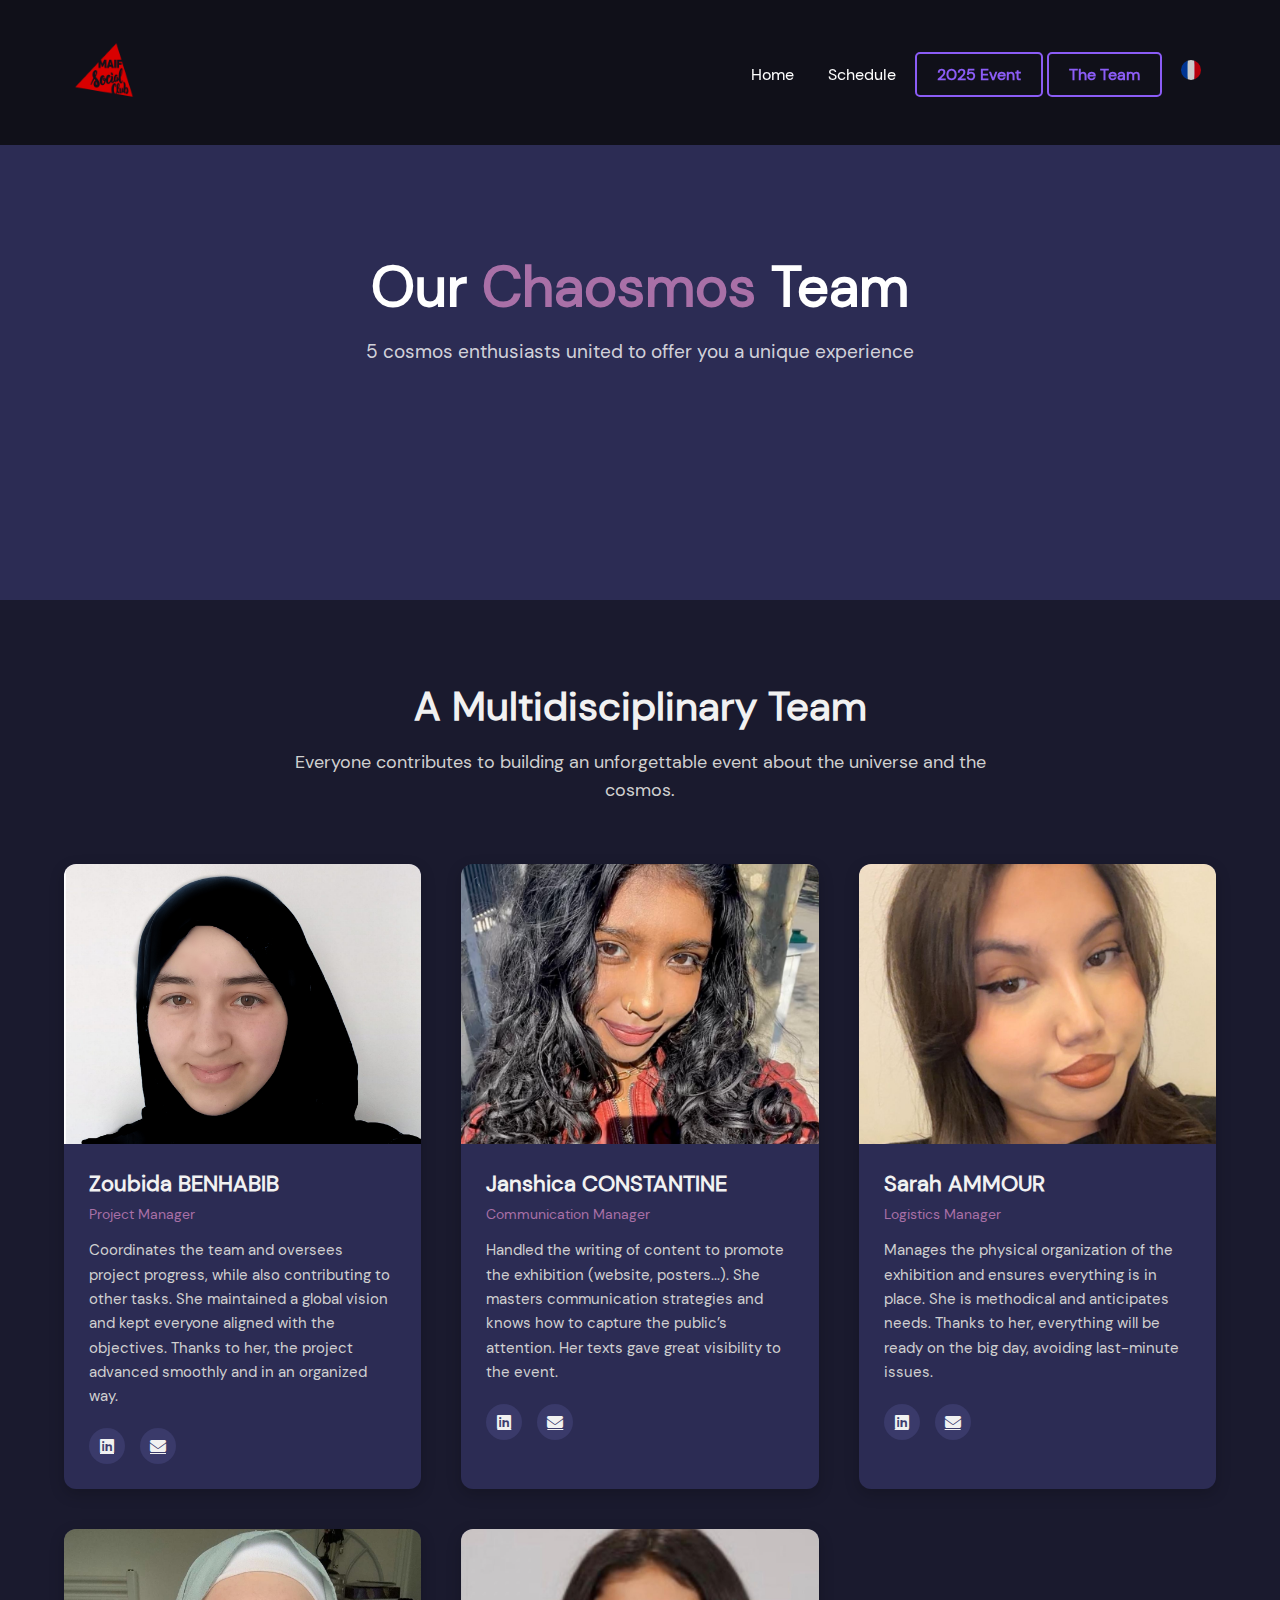
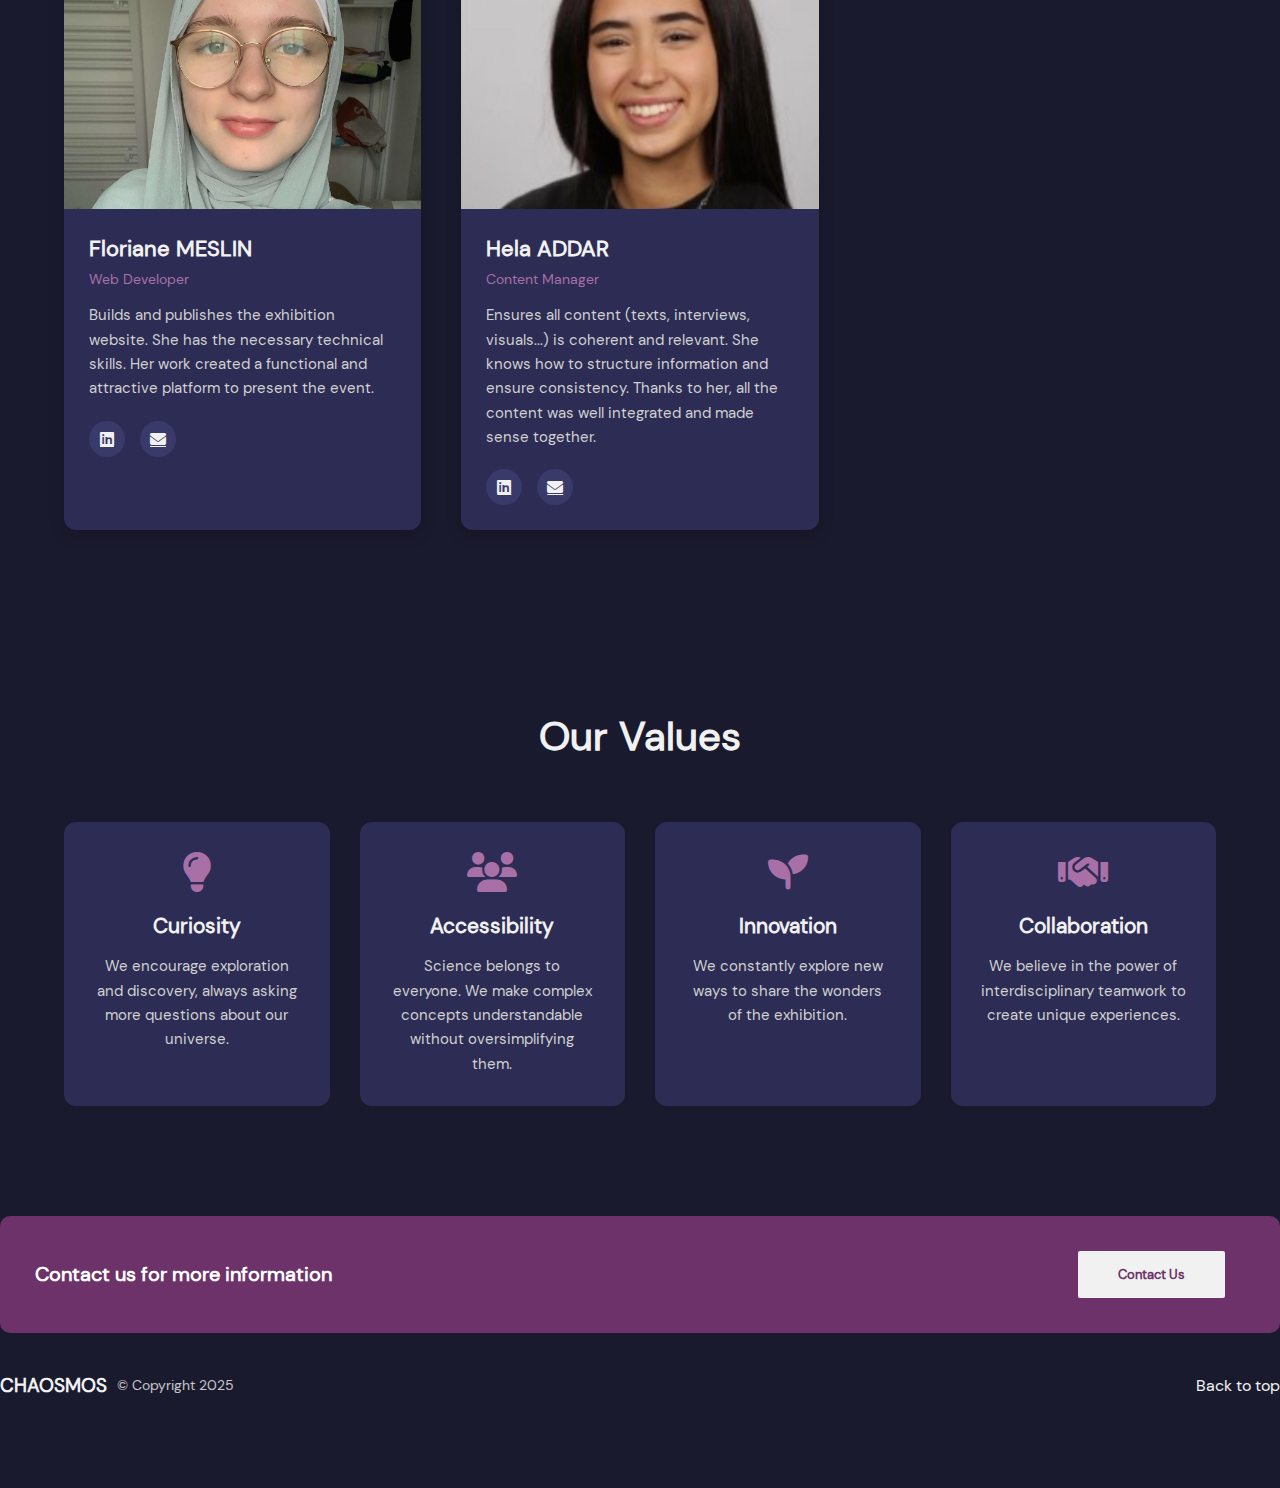
<file: en/equipe.html>
<!DOCTYPE html>
<html lang="en">
  <head>
    <meta charset="UTF-8" />
    <meta http-equiv="X-UA-Compatible" content="IE=edge" />
    <meta name="viewport" content="width=device-width, initial-scale=1.0" />
    <link rel="stylesheet" href="../fontawesome-free-6.2.0-web/css/all.css" />
    <link rel="stylesheet" href="../css/main.css" />
    <link rel="stylesheet" href="../css/navbar-banner.css" />
    <link rel="stylesheet" href="../css/footer.css" />
    <link rel="stylesheet" href="../css/equipe.css" />
    <title>Chaosmos - Our Team</title>
  </head>

  <body>
    <!-- Navbar -->
    <div class="main">
      <nav>
        <div class="navbar container">
          <a href="index.html">
            <img src="../assets/images/logo-maif.jpg" alt="logo" />
          </a>
          <div id="nav-toggle" class="menu">
            <div class="nav-links">
              <a href="index.html" class="menu-item">Home</a>
              <a href="index.html#programme" class="menu-item">Schedule</a>
              <a href="event2025.html" class="btn-register btn-item">2025 Event</a>
              <a href="equipe.html" class="btn-register btn-item">The Team</a>
              <a href="../fr/equipe.html" class="menu-item">
                <img src="../assets/images/fr.svg" alt="Français" style="width: 20px; height: auto" />
              </a>
            </div>
          </div>
          <span onclick="toggleAction(this)" id="btn-action">
            <i class="fa-solid fa-bars"></i>
          </span>
          <span onclick="toggleAction(this)" id="btn-back">
            <i class="fa-solid fa-xmark"></i>
          </span>
        </div>
      </nav>

      <div class="team-header container">
        <h1>Our <span>Chaosmos</span> Team</h1>
        <p>
          5 cosmos enthusiasts united to offer you a unique experience
        </p>
      </div>
    </div>

    <!-- Team Section -->
    <section class="team-section">
      <div class="container">
        <div class="team-intro" id="contact">
          <h2>A Multidisciplinary Team</h2>
          <p>
            Everyone contributes to building an unforgettable event about the universe and the cosmos.
          </p>
        </div>

        <div class="team-grid">
          <div class="team-member">
            <div class="member-image">
              <img src="../assets/images/zoubida2.jpg" alt="Zoubida" />
            </div>
            <div class="member-info">
              <h3>Zoubida BENHABIB</h3>
              <span class="role">Project Manager</span>
              <p>
                Coordinates the team and oversees project progress, while also contributing to other tasks. 
                She maintained a global vision and kept everyone aligned with the objectives. 
                Thanks to her, the project advanced smoothly and in an organized way.
              </p>
              <div class="member-social">
                <a href="https://www.linkedin.com/in/benhabib-zoubida/"><i class="fa-brands fa-linkedin"></i></a>
                <a href="#"><i class="fa-solid fa-envelope"></i></a>
              </div>
            </div>
          </div>

          <div class="team-member">
            <div class="member-image">
              <img src="../assets/images/janshica1.jpg" alt="Janshica" />
            </div>
            <div class="member-info">
              <h3>Janshica CONSTANTINE</h3>
              <span class="role">Communication Manager</span>
              <p>
                Handled the writing of content to promote the exhibition (website, posters...).
                She masters communication strategies and knows how to capture the public’s attention. 
                Her texts gave great visibility to the event.
              </p>
              <div class="member-social">
                <a href="https://www.linkedin.com/in/janshica-constantine-626ba133b/"><i class="fa-brands fa-linkedin"></i></a>
                <a href="#"><i class="fa-solid fa-envelope"></i></a>
              </div>
            </div>
          </div>

          <div class="team-member">
            <div class="member-image">
              <img src="../assets/images/sarah.jpg" alt="Sarah" />
            </div>
            <div class="member-info">
              <h3>Sarah AMMOUR</h3>
              <span class="role">Logistics Manager</span>
              <p>
                Manages the physical organization of the exhibition and ensures everything is in place.
                She is methodical and anticipates needs. 
                Thanks to her, everything will be ready on the big day, avoiding last-minute issues.
              </p>
              <div class="member-social">
                <a href="https://www.linkedin.com/in/sarahammour/"><i class="fa-brands fa-linkedin"></i></a>
                <a href="#"><i class="fa-solid fa-envelope"></i></a>
              </div>
            </div>
          </div>

          <div class="team-member">
            <div class="member-image">
              <img src="../assets/images/floriane.jpg" alt="Floriane" />
            </div>
            <div class="member-info">
              <h3>Floriane MESLIN</h3>
              <span class="role">Web Developer</span>
              <p>
                Builds and publishes the exhibition website.
                She has the necessary technical skills. 
                Her work created a functional and attractive platform to present the event.
              </p>
              <div class="member-social">
                <a href="https://www.linkedin.com/in/floriane-meslin-b6953932b/"><i class="fa-brands fa-linkedin"></i></a>
                <a href="#"><i class="fa-solid fa-envelope"></i></a>
              </div>
            </div>
          </div>

          <div class="team-member">
            <div class="member-image">
              <img src="../assets/images/hela.jpg" alt="Hela" />
            </div>
            <div class="member-info">
              <h3>Hela ADDAR</h3>
              <span class="role">Content Manager</span>
              <p>
                Ensures all content (texts, interviews, visuals...) is coherent and relevant.
                She knows how to structure information and ensure consistency.
                Thanks to her, all the content was well integrated and made sense together.
              </p>
              <div class="member-social">
                <a href="https://www.linkedin.com/in/hela-addar-39953532b/"><i class="fa-brands fa-linkedin"></i></a>
                <a href="#"><i class="fa-solid fa-envelope"></i></a>
              </div>
            </div>
          </div>
        </div>
      </div>
    </section>

    <!-- Values Section -->
    <section class="values-section">
      <div class="container">
        <h2>Our Values</h2>
        <div class="values-grid">
          <div class="value-card">
            <i class="fa-solid fa-lightbulb"></i>
            <h3>Curiosity</h3>
            <p>
              We encourage exploration and discovery, always asking more questions about our universe.
            </p>
          </div>
          <div class="value-card">
            <i class="fa-solid fa-users"></i>
            <h3>Accessibility</h3>
            <p>
              Science belongs to everyone. We make complex concepts understandable without oversimplifying them.
            </p>
          </div>
          <div class="value-card">
            <i class="fa-solid fa-seedling"></i>
            <h3>Innovation</h3>
            <p>
              We constantly explore new ways to share the wonders of the exhibition.
            </p>
          </div>
          <div class="value-card">
            <i class="fa-solid fa-handshake"></i>
            <h3>Collaboration</h3>
            <p>
              We believe in the power of interdisciplinary teamwork to create unique experiences.
            </p>
          </div>
        </div>
      </div>
    </section>

    <!-- Footer -->
    <footer id="about">
      <div class="basfooter">
        <div class="piedviolet container">
          <p class="titlepiedviolet">Contact us for more information</p>
          <a href="equipe.html#contact"><button id="buttonviolet">Contact Us</button></a>
        </div>
        <div class="pied container">
          <div class="gauche">
            <h3>CHAOSMOS</h3>
            <p id="copy">&copy; Copyright 2025</p>
          </div>
          <div class="droite">
            <a href="#">Back to top</a>
          </div>
        </div>
      </div>
    </footer>

    <script src="../js/scroll.js"></script>
    <script src="../js/script.js"></script>
  </body>
</html>
</file>
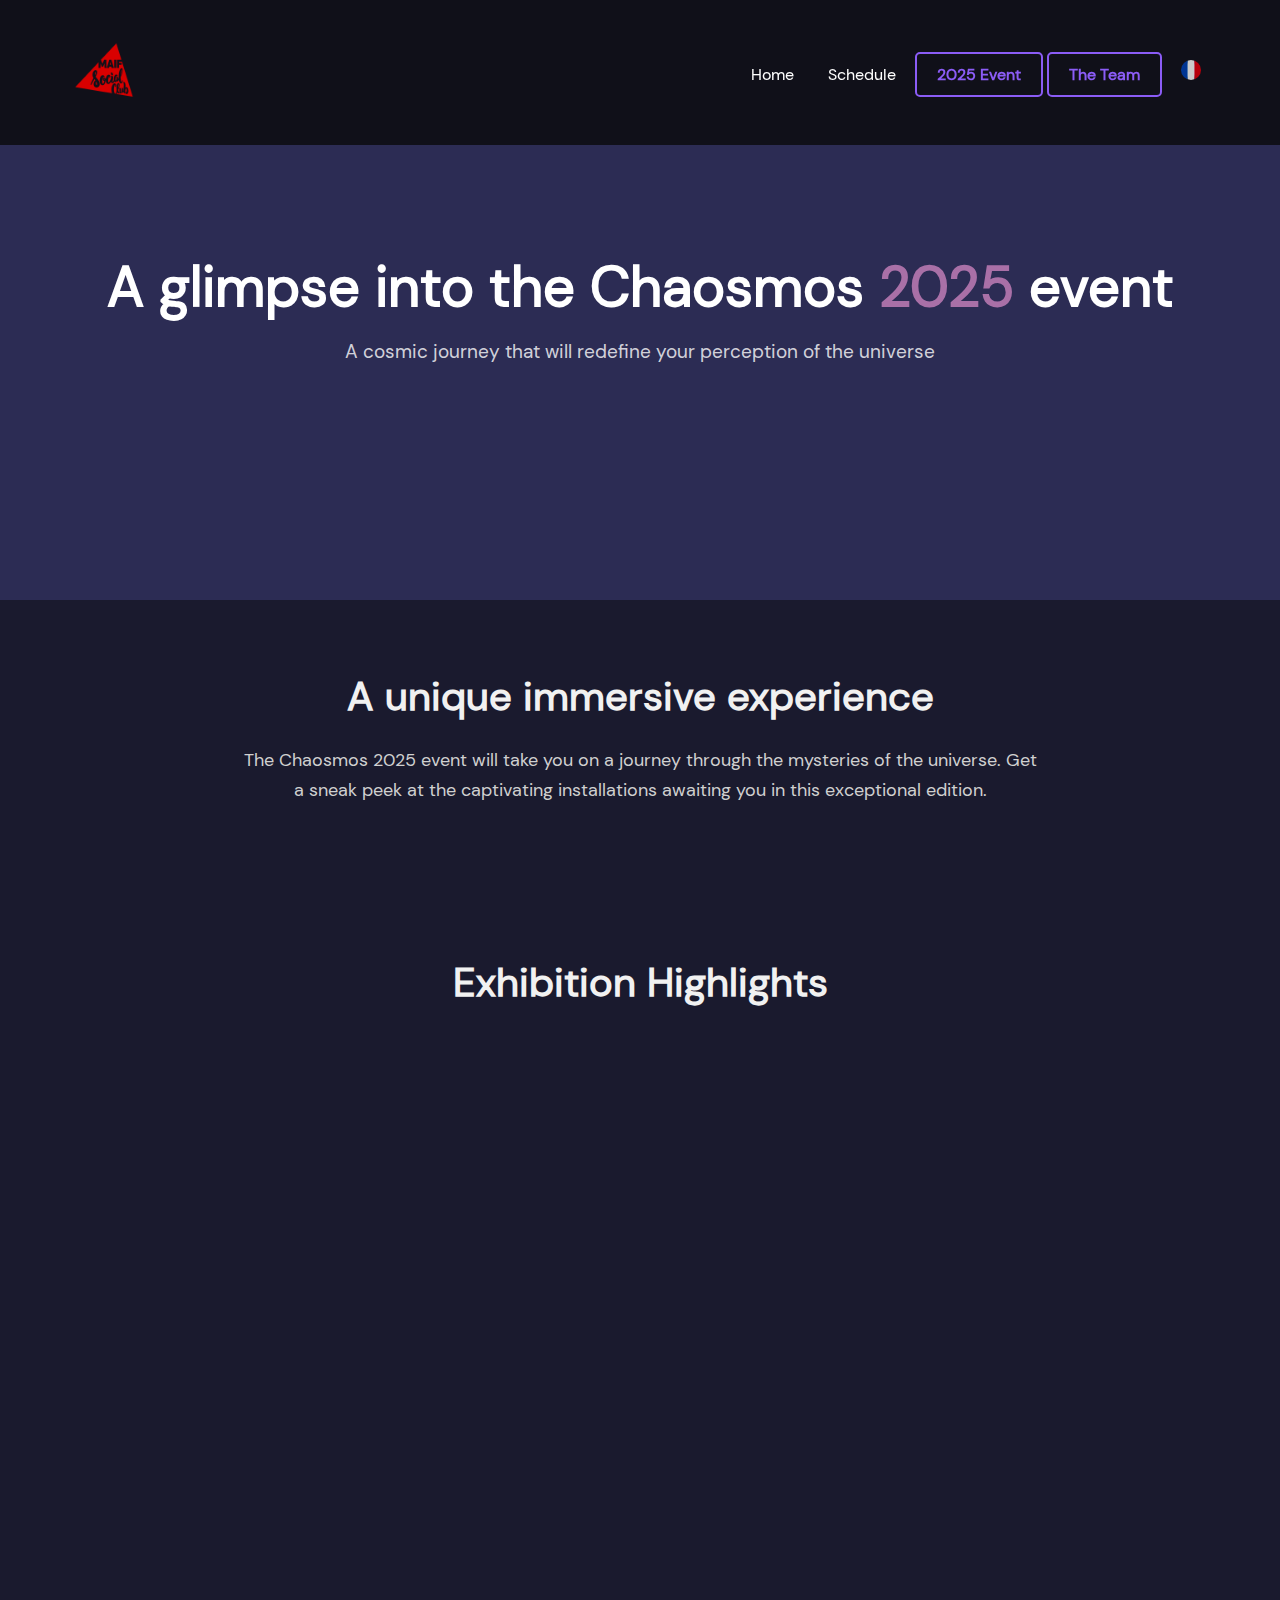
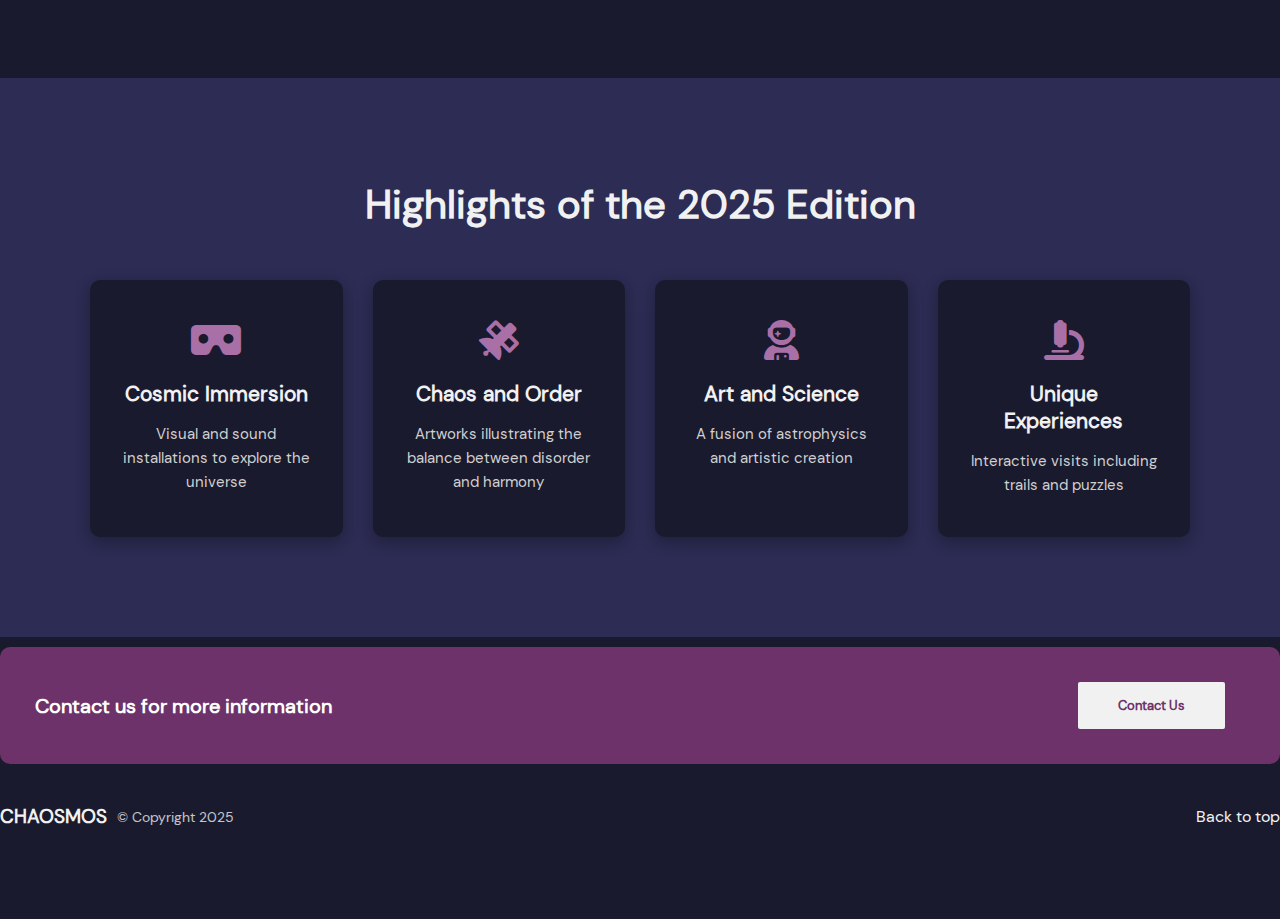
<file: en/event2025.html>
<!DOCTYPE html>
<html lang="en">
  <head>
    <meta charset="UTF-8" />
    <meta http-equiv="X-UA-Compatible" content="IE=edge" />
    <meta name="viewport" content="width=device-width, initial-scale=1.0" />
    <link rel="stylesheet" href="../fontawesome-free-6.2.0-web/css/all.css" />
    <link rel="stylesheet" href="../css/main.css" />
    <link rel="stylesheet" href="../css/navbar-banner.css" />
    <link rel="stylesheet" href="../css/footer.css" />
    <link rel="stylesheet" href="../css/event2025.css" />
    <title>Chaosmos - 2025 Event</title>
  </head>

  <body>
    <!-- Navbar -->
    <div class="main">
      <nav>
        <div class="navbar container">
          <a href="index.html">
            <img src="../assets/images/logo-maif.jpg" alt="logo" />
          </a>
          <div id="nav-toggle" class="menu">
            <div class="nav-links">
              <a href="index.html" class="menu-item">Home</a>
              <a href="index.html#programme" class="menu-item">Schedule</a>
              <a href="event2025.html" class="btn-register btn-item">2025 Event</a>
              <a href="equipe.html" class="btn-register btn-item">The Team</a>
              <a href="../fr/event2025.html" class="menu-item">
                <img src="../assets/images/fr.svg" alt="Français" style="width: 20px; height: auto" />
              </a>
            </div>
          </div>
          <span onclick="toggleAction(this)" id="btn-action">
            <i class="fa-solid fa-bars"></i>
          </span>
          <span onclick="toggleAction(this)" id="btn-back">
            <i class="fa-solid fa-xmark"></i>
          </span>
        </div>
      </nav>

      <div class="event-header container">
        <h1>A glimpse into the Chaosmos <span>2025</span> event</h1>
        <p>A cosmic journey that will redefine your perception of the universe</p>
      </div>
    </div>

    <!-- Event Introduction -->
    <section class="event-intro">
      <div class="container">
        <div class="intro-content">
          <h2>A unique immersive experience</h2>
          <p>
            The Chaosmos 2025 event will take you on a journey through the mysteries of the universe.
            Get a sneak peek at the captivating installations awaiting you in this exceptional edition.
          </p>
        </div>
      </div>
    </section>

    <!-- Gallery Section -->
    <section class="gallery-section">
      <div class="container">
        <h2 class="gallery-title">Exhibition Highlights</h2>

        <div class="gallery-container">
          <div class="gallery-item fade-in">
            <img src="../assets/images/astronaute.jpg" alt="Cosmos Exhibition 1" />
            <div class="gallery-caption">
              <h3>Kongo Astronauts: Decolonizing the Cosmos</h3>
              <p>
                Kongo Astronauts (Michel Ekeba and Eléonore Hellio) use electronic waste to question Africa’s future 
                and denounce astrocaptialism, calling for a more just and sustainable space exploration.
              </p>
            </div>
          </div>

          <div class="gallery-item fade-in">
            <img src="../assets/images/mont_blanc2.jpg" alt="Cosmos Exhibition 2" />
            <div class="gallery-caption">
              <h3>Materia Prima: Contemplating the Origin of the World</h3>
              <p>
                Justine Bougèrol invites you to dive into a dizzying abyss,
                a suspended space between the cosmic void and the birth of the Earth.
              </p>
            </div>
          </div>

          <div class="gallery-item fade-in">
            <img src="../assets/images/araignée.jpg" alt="Cosmos Exhibition 3" />
            <div class="gallery-caption">
              <h3>L’Œil Arachnéen (The Arachnid Eye), Virginie Yassef, 2009</h3>
              <p>
                A giant tarantula, symbol of fear and ecosystems, highlights the acute perception of spiders.
              </p>
            </div>
          </div>

          <div class="gallery-item fade-in">
            <img src="../assets/images/peinture_ronde.jpg" alt="Cosmos Exhibition 4" />
            <div class="gallery-caption">
              <h3>Mère trinité (Mother Trinity)</h3>
              <p>
                Tabita Rezaire celebrates, through eco-afrofeminist embroidery,
                the sacred connection between nature, spirituality, and ancestral heritage.
              </p>
            </div>
          </div>

          <div class="gallery-item fade-in">
            <img src="../assets/images/tableau_noir.jpg" alt="Cosmos Exhibition 5" />
            <div class="gallery-caption">
              <h3>Black Liberation Zodiac (12th House Excerpt)</h3>
              <p>
                Nolan Oswald Dennis reimagines celestial maps by integrating symbols of the struggles against slavery and colonialism.
              </p>
            </div>
          </div>

          <div class="gallery-item fade-in">
            <img src="../assets/images/chaise2.jpg" alt="Cosmos Exhibition 6" />
            <div class="gallery-caption">
              <h3>Maple Seed: The Cosmic Journey of a Seed</h3>
              <p>
                Porky Hefer immerses us in the aerial voyage of the maple seed, symbol of fertility and transformation of lands.
              </p>
            </div>
          </div>
        </div>
      </div>
    </section>

    <!-- Key Features -->
    <section class="features-section">
      <div class="container">
        <div class="features-content">
          <h2>Highlights of the 2025 Edition</h2>
          <div class="features-grid">
            <div class="feature-item">
              <i class="fa-solid fa-vr-cardboard"></i>
              <h3>Cosmic Immersion</h3>
              <p>
                Visual and sound installations to explore the universe
              </p>
            </div>
            <div class="feature-item">
              <i class="fa-solid fa-satellite"></i>
              <h3>Chaos and Order</h3>
              <p>
                Artworks illustrating the balance between disorder and harmony
              </p>
            </div>
            <div class="feature-item">
              <i class="fa-solid fa-user-astronaut"></i>
              <h3>Art and Science</h3>
              <p>
                A fusion of astrophysics and artistic creation
              </p>
            </div>
            <div class="feature-item">
              <i class="fa-solid fa-microscope"></i>
              <h3>Unique Experiences</h3>
              <p>
                Interactive visits including trails and puzzles
              </p>
            </div>
          </div>
        </div>
      </div>
    </section>

    <!-- Footer -->
    <footer id="about">
      <div class="basfooter">
        <div class="piedviolet container">
          <p class="titlepiedviolet">Contact us for more information</p>
          <a href="equipe.html#contact"><button id="buttonviolet">Contact Us</button></a>
        </div>
        <div class="pied container">
          <div class="gauche">
            <h3>CHAOSMOS</h3>
            <p id="copy">&copy; Copyright 2025</p>
          </div>
          <div class="droite">
            <a href="#">Back to top</a>
          </div>
        </div>
      </div>
    </footer>

    <script src="../js/scroll.js"></script>
    <script src="../js/script.js"></script>
    <script src="../js/event2025.js"></script>
  </body>
</html>
</file>
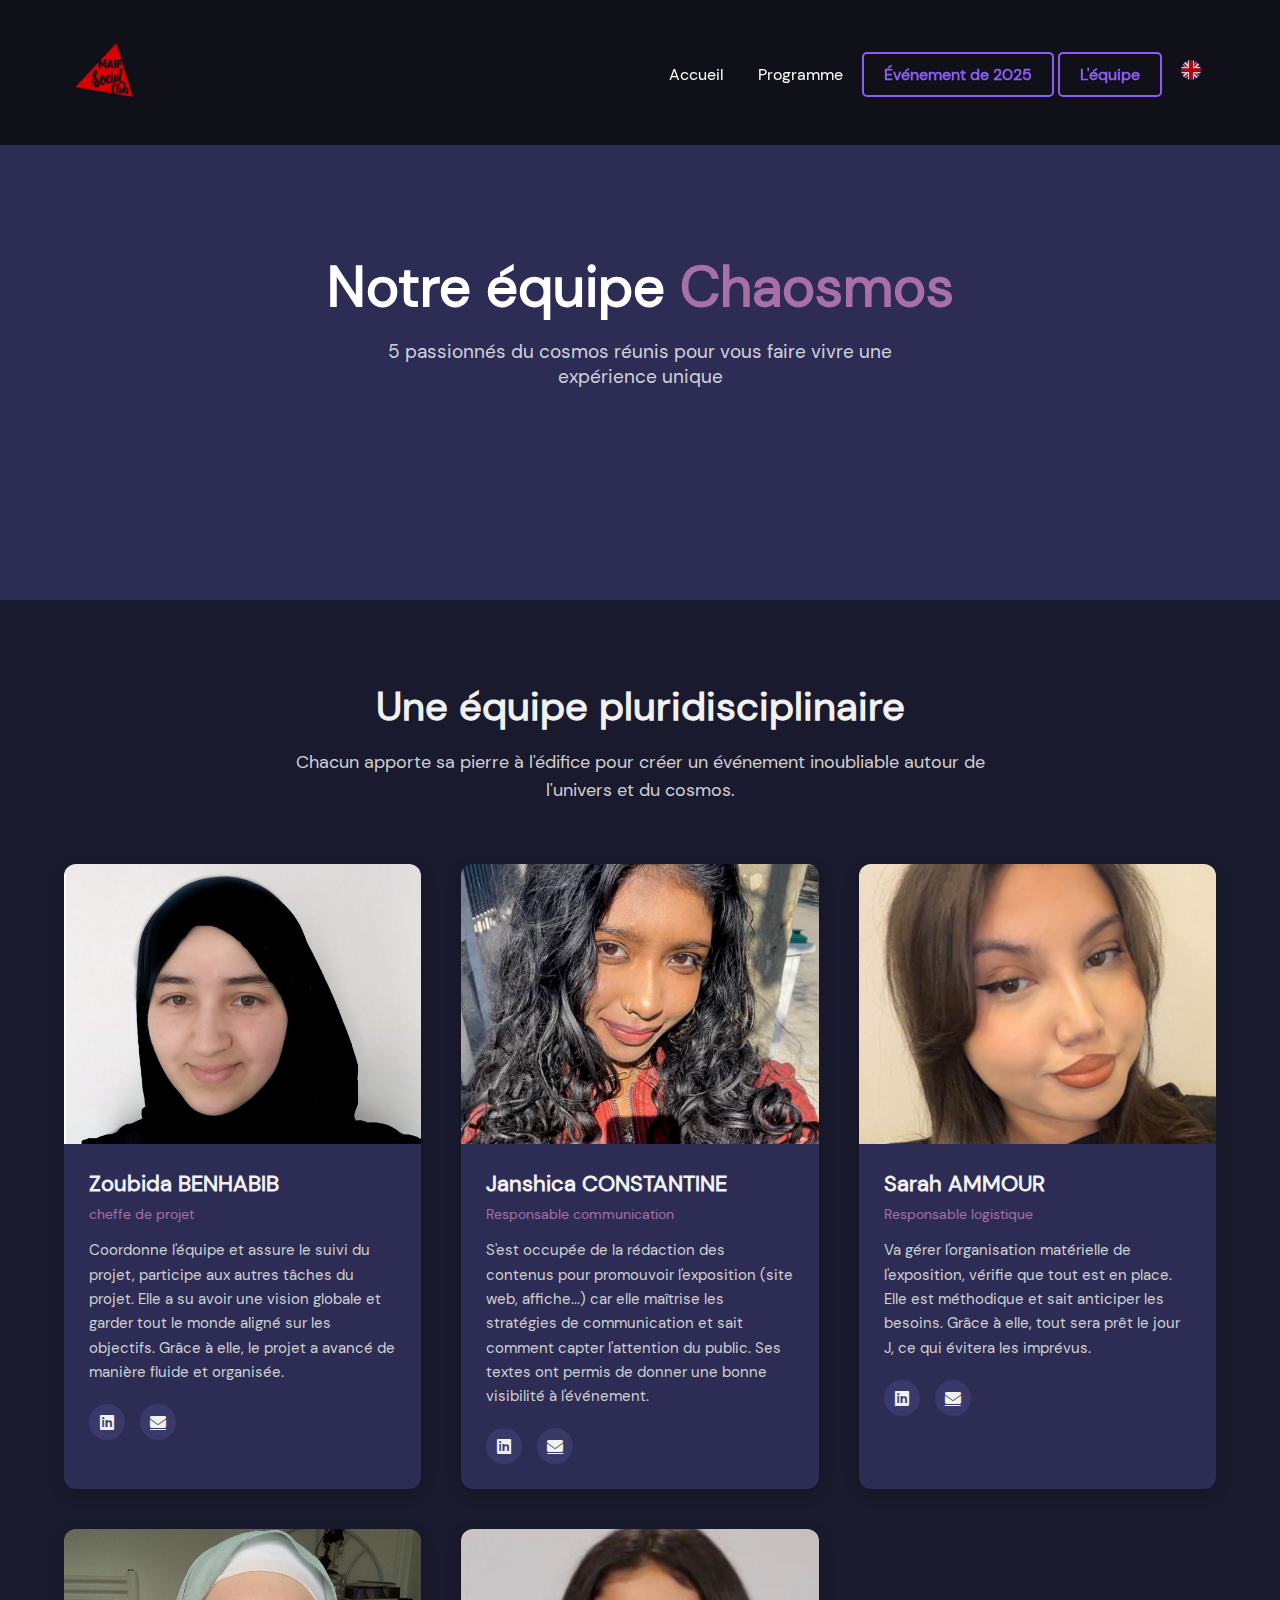
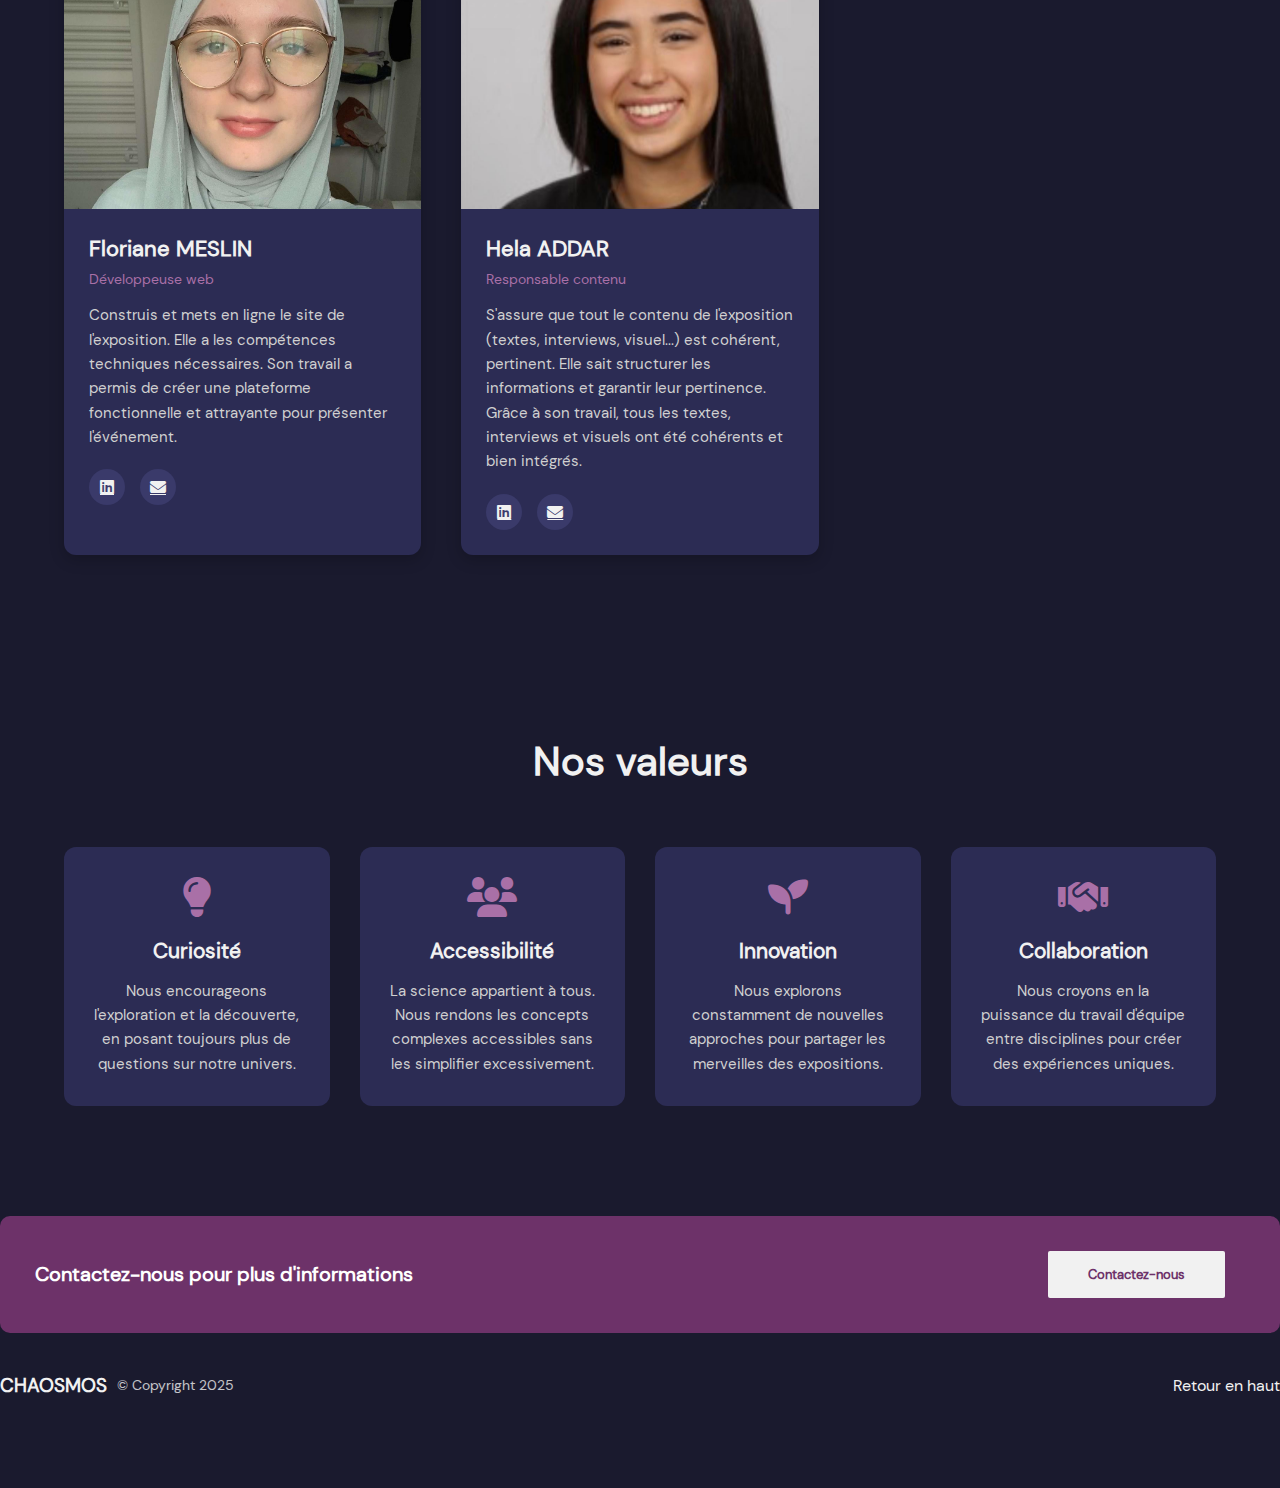
<file: fr/equipe.html>
<!DOCTYPE html>
<html lang="fr">
  <head>
    <meta charset="UTF-8" />
    <meta http-equiv="X-UA-Compatible" content="IE=edge" />
    <meta name="viewport" content="width=device-width, initial-scale=1.0" />
    <link rel="stylesheet" href="../fontawesome-free-6.2.0-web/css/all.css" />
    <link rel="stylesheet" href="../css/main.css" />
    <link rel="stylesheet" href="../css/navbar-banner.css" />
    <link rel="stylesheet" href="../css/footer.css" />
    <link rel="stylesheet" href="../css/equipe.css" />
    <title>Chaosmos - Notre Équipe</title>
  </head>

  <body>
    <!-- Navbar -->
    <div class="main">
      <nav>
        <div class="navbar container">
          <a href="index.html">
            <img src="../assets/images/logo-maif.jpg" alt="logo" />
          </a>
          <div id="nav-toggle" class="menu">
            <div class="nav-links">
              <a href="index.html" class="menu-item">Accueil</a>
              <a href="index.html#programme" class="menu-item">Programme</a>
              <a href="event2025.html" class="btn-register btn-item"
                >Événement de 2025</a
              >
              <a href="equipe.html" class="btn-register btn-item">L'équipe</a>
              <a href="../en/equipe.html" class="menu-item">
                <img
                  src="../assets/images/uk.svg"
                  alt="English"
                  style="width: 20px; height: auto"
                />
              </a>
            </div>
          </div>
          <span onclick="toggleAction(this)" id="btn-action">
            <i class="fa-solid fa-bars"></i>
          </span>
          <span onclick="toggleAction(this)" id="btn-back">
            <i class="fa-solid fa-xmark"></i>
          </span>
        </div>
      </nav>

      <div class="team-header container">
        <h1>Notre équipe <span>Chaosmos</span></h1>
        <p>
          5 passionnés du cosmos réunis pour vous faire vivre une expérience
          unique
        </p>
      </div>
    </div>

    <!-- Team Section -->
    <section class="team-section">
      <div class="container">
        <div class="team-intro" id="contact">
          <h2>Une équipe pluridisciplinaire</h2>
          <p>
            Chacun apporte sa pierre à l'édifice pour créer un événement
            inoubliable autour de l'univers et du cosmos.
          </p>
        </div>

        <div class="team-grid">
          <div class="team-member">
            <div class="member-image">
              <img
                src="../assets/images/zoubida2.jpg"
                alt="Zoubida"
              />
            </div>
            <div class="member-info">
              <h3>Zoubida BENHABIB</h3>
              <span class="role">cheffe de projet</span>
              <p>Coordonne l'équipe et assure le suivi du projet, participe aux autres tâches du projet. 
                Elle a su avoir une vision globale et garder tout le monde aligné sur les objectifs. 
                Grâce à elle, le projet a avancé de manière fluide et organisée.          
              </p>
              <div class="member-social">
                <a href="https://www.linkedin.com/in/benhabib-zoubida/"><i class="fa-brands fa-linkedin"></i></a>
                <a href="#"><i class="fa-solid fa-envelope"></i></a>
              </div>
            </div>
          </div>

          <div class="team-member">
            <div class="member-image">
              <img
                src="../assets/images/janshica1.jpg"
                alt="Janshica"
              />
            </div>
            <div class="member-info">
              <h3>Janshica CONSTANTINE</h3>
              <span class="role">Responsable communication</span>
              <p>S'est occupée de la rédaction	des contenus pour promouvoir l'exposition (site web, affiche...)
                car elle maîtrise les stratégies de communication et sait comment capter l'attention du public. 
                Ses textes ont permis de donner une bonne visibilité à l'événement.
              </p>
              <div class="member-social">
                <a href="https://www.linkedin.com/in/janshica-constantine-626ba133b/"><i class="fa-brands fa-linkedin"></i></a>
                <a href="#"><i class="fa-solid fa-envelope"></i></a>
              </div>
            </div>
          </div>

          <div class="team-member">
            <div class="member-image">
              <img
                src="../assets/images/sarah.jpg"
                alt="Sarah"
              />
            </div>
            <div class="member-info">
              <h3>Sarah AMMOUR</h3>
              <span class="role">Responsable logistique</span>
              <p>Va gérer l'organisation matérielle de l'exposition, vérifie que tout est en place.
                Elle est méthodique et sait anticiper les besoins. 
                Grâce à elle, tout sera prêt le jour J, ce qui évitera les imprévus.
              </p>
              <div class="member-social">
                <a href="https://www.linkedin.com/in/sarahammour/"><i class="fa-brands fa-linkedin"></i></a>
                <a href="#"><i class="fa-solid fa-envelope"></i></a>
              </div>
            </div>
          </div>

          <div class="team-member">
            <div class="member-image">
              <img
                src="../assets/images/floriane.jpg"
                alt="Floriane"
              />
            </div>
            <div class="member-info">
              <h3>Floriane MESLIN</h3>
              <span class="role">Développeuse web</span>
              <p>Construis et mets en ligne le site de l'exposition.
                Elle a les compétences techniques nécessaires. 
                Son travail a permis de créer une plateforme fonctionnelle et attrayante pour présenter l'événement.
              </p>
              <div class="member-social">
                <a href="https://www.linkedin.com/in/floriane-meslin-b6953932b/"><i class="fa-brands fa-linkedin"></i></a>
                <a href="#"><i class="fa-solid fa-envelope"></i></a>
              </div>
            </div>
          </div>

          <div class="team-member">
            <div class="member-image">
              <img
                src="../assets/images/hela.jpg"
                alt="Hela"
              />
            </div>
            <div class="member-info">
              <h3>Hela ADDAR</h3>
              <span class="role">Responsable contenu</span>
              <p>S'assure que tout le contenu de l'exposition (textes, interviews, visuel...) est cohérent, pertinent.
                Elle sait structurer les informations et garantir leur pertinence. 
                Grâce à son travail, tous les textes, interviews et visuels ont été cohérents et bien intégrés.
              </p>
              <div class="member-social">
                <a href="https://www.linkedin.com/in/hela-addar-39953532b/"><i class="fa-brands fa-linkedin"></i></a>
                <a href="#"><i class="fa-solid fa-envelope"></i></a>
              </div>
            </div>
          </div>
        </div>
      </div>
    </section>

    <!-- Values Section -->
    <section class="values-section">
      <div class="container">
        <h2>Nos valeurs</h2>
        <div class="values-grid">
          <div class="value-card">
            <i class="fa-solid fa-lightbulb"></i>
            <h3>Curiosité</h3>
            <p>
              Nous encourageons l'exploration et la découverte, en posant
              toujours plus de questions sur notre univers.
            </p>
          </div>
          <div class="value-card">
            <i class="fa-solid fa-users"></i>
            <h3>Accessibilité</h3>
            <p>
              La science appartient à tous. Nous rendons les concepts complexes
              accessibles sans les simplifier excessivement.
            </p>
          </div>
          <div class="value-card">
            <i class="fa-solid fa-seedling"></i>
            <h3>Innovation</h3>
            <p>
              Nous explorons constamment de nouvelles approches pour partager
              les merveilles des expositions.
            </p>
          </div>
          <div class="value-card">
            <i class="fa-solid fa-handshake"></i>
            <h3>Collaboration</h3>
            <p>
              Nous croyons en la puissance du travail d'équipe entre disciplines
              pour créer des expériences uniques.
            </p>
          </div>
        </div>
      </div>
    </section>

    <!-- Footer -->
    <footer id="about">
      <div class="basfooter">
        <div class="piedviolet container">
          <p class="titlepiedviolet">Contactez-nous pour plus d'informations</p>
          <a href="equipe.html#contact"><button id="buttonviolet">Contactez-nous</button></a>
        </div>
        <div class="pied container">
          <div class="gauche">
            <h3>CHAOSMOS</h3>
            <p id="copy">&copy; Copyright 2025</p>
          </div>
          <div class="droite">
            <a href="#">Retour en haut</a>
          </div>
        </div>
      </div>
    </footer>

    <script src="../js/scroll.js"></script>
    <script src="../js/script.js"></script>
  </body>
</html>
</file>
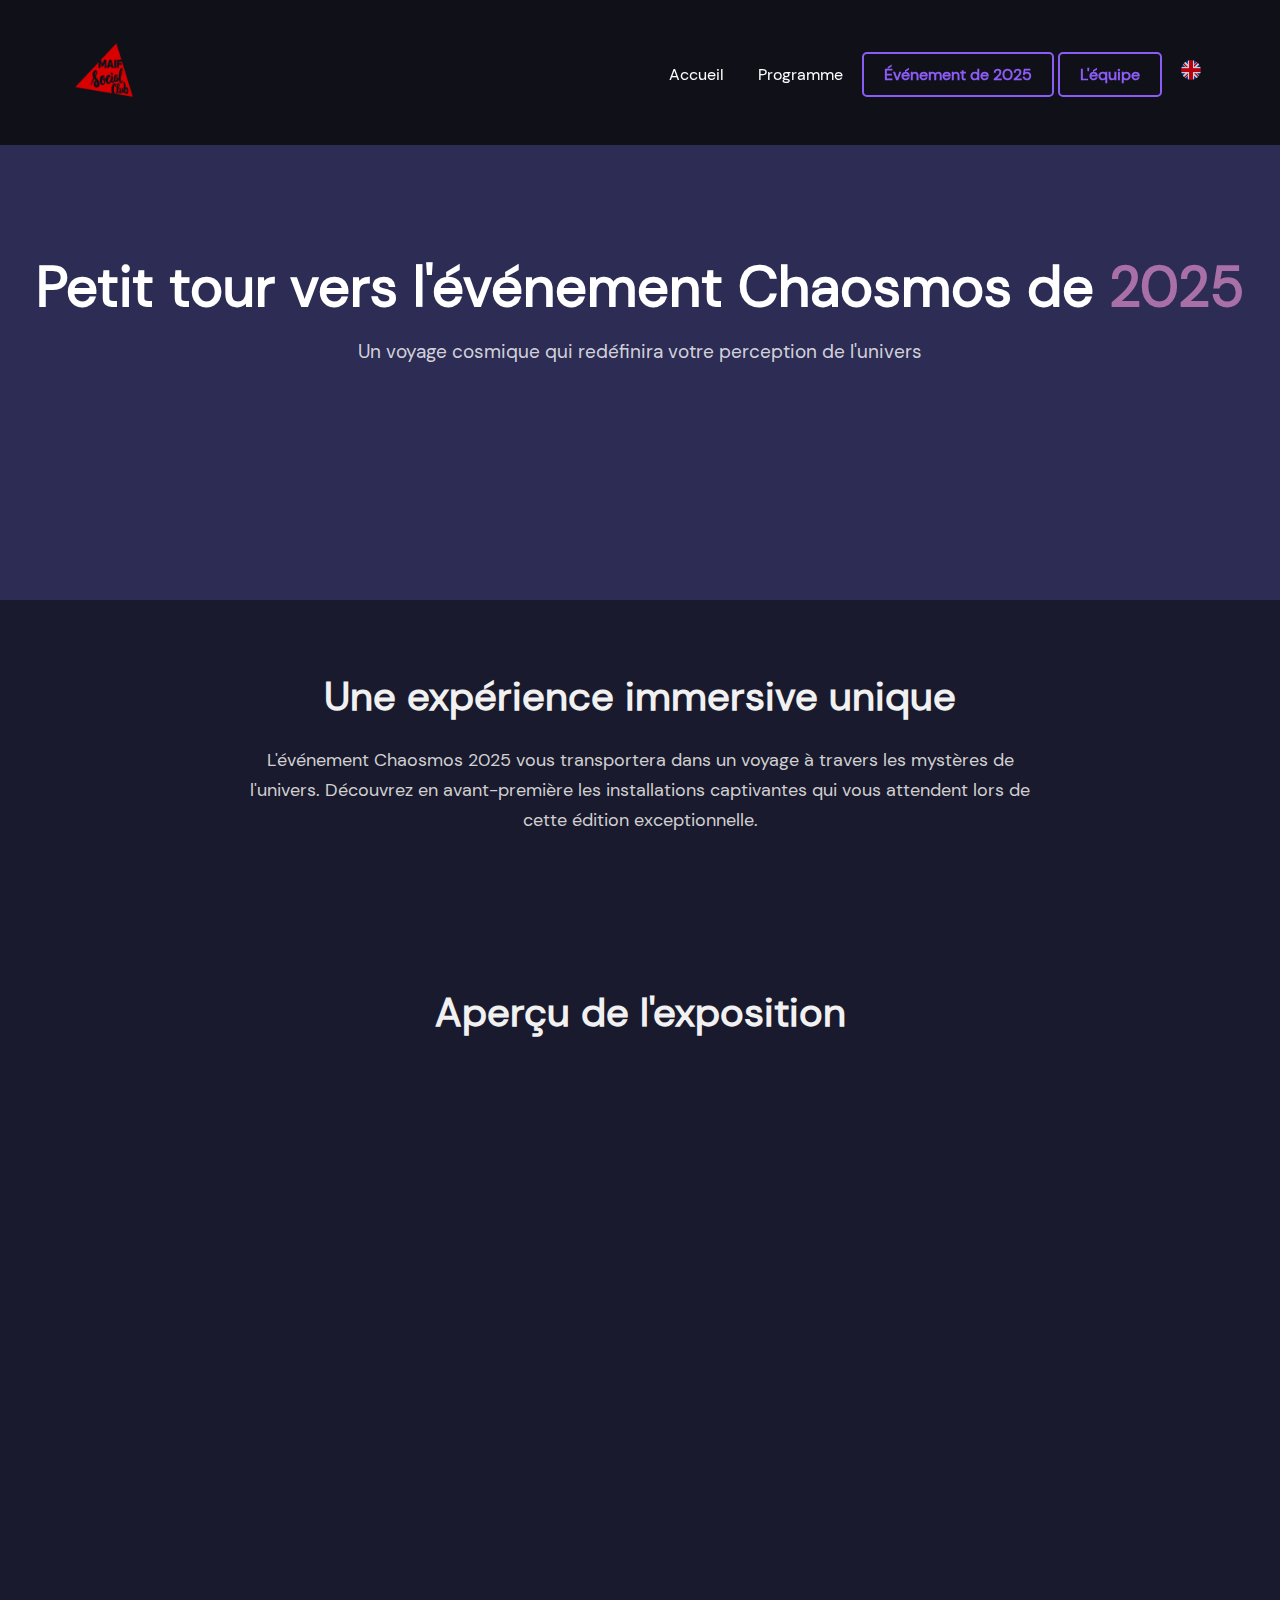
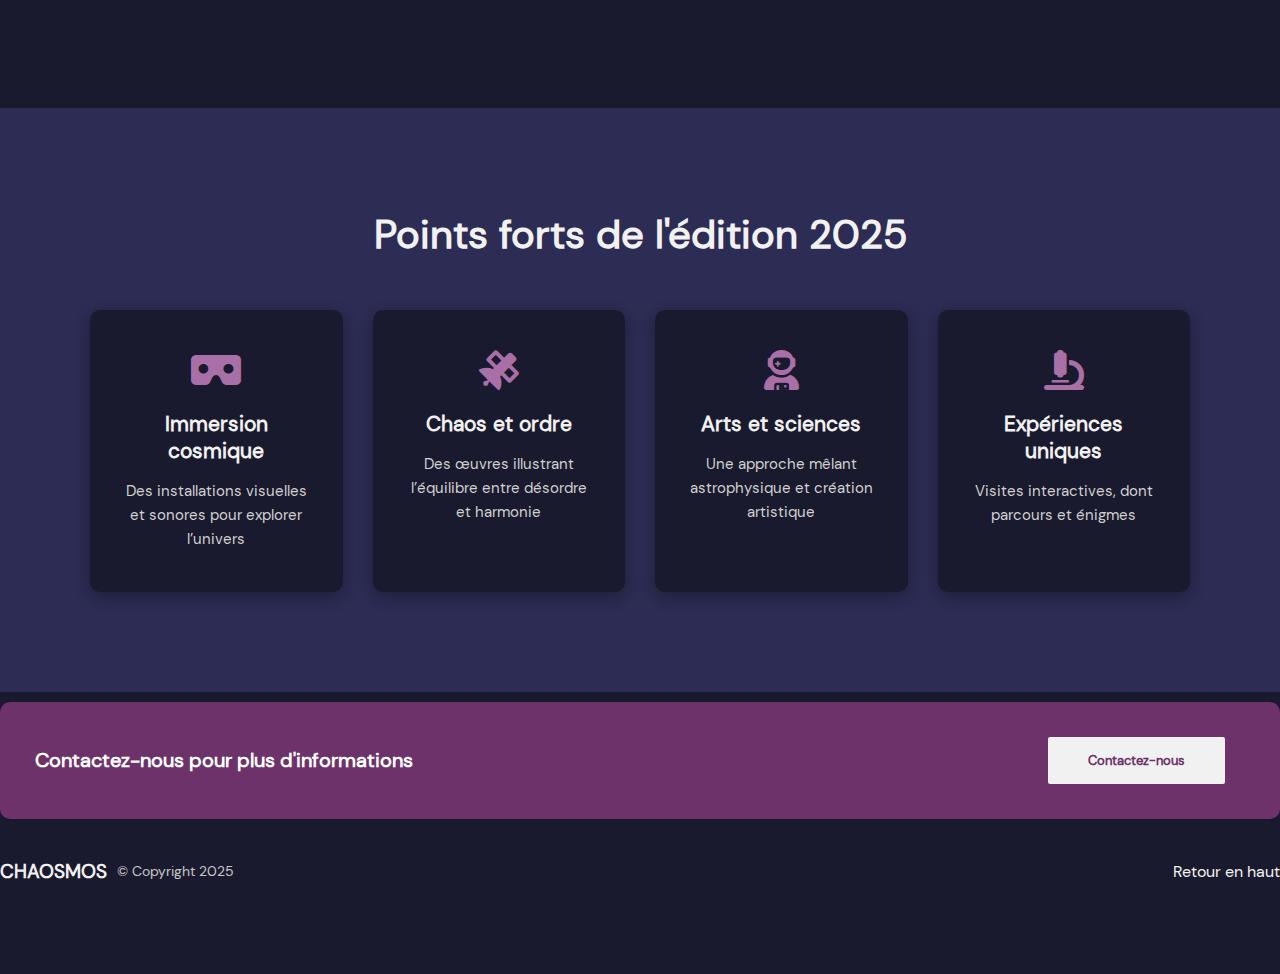
<file: fr/event2025.html>
<!DOCTYPE html>
<html lang="fr">
  <head>
    <meta charset="UTF-8" />
    <meta http-equiv="X-UA-Compatible" content="IE=edge" />
    <meta name="viewport" content="width=device-width, initial-scale=1.0" />
    <link rel="stylesheet" href="../fontawesome-free-6.2.0-web/css/all.css" />
    <link rel="stylesheet" href="../css/main.css" />
    <link rel="stylesheet" href="../css/navbar-banner.css" />
    <link rel="stylesheet" href="../css/footer.css" />
    <link rel="stylesheet" href="../css/event2025.css" />
    <title>Chaosmos - Événement 2025</title>
  </head>

  <body>
    <!-- Navbar -->
    <div class="main">
      <nav>
        <div class="navbar container">
          <a href="index.html">
            <img src="../assets/images/logo-maif.jpg" alt="logo" />
          </a>
          <div id="nav-toggle" class="menu">
            <div class="nav-links">
              <a href="index.html" class="menu-item">Accueil</a>
              <a href="index.html#programme" class="menu-item">Programme</a>
              <a href="event2025.html" class="btn-register btn-item">Événement de 2025</a>
              <a href="equipe.html" class="btn-register btn-item">L'équipe</a>
              <a href="../en/event2025.html" class="menu-item">
                <img
                  src="../assets/images/uk.svg"
                  alt="English"
                  style="width: 20px; height: auto"
                />
              </a>
            </div>
          </div>
          <span onclick="toggleAction(this)" id="btn-action">
            <i class="fa-solid fa-bars"></i>
          </span>
          <span onclick="toggleAction(this)" id="btn-back">
            <i class="fa-solid fa-xmark"></i>
          </span>
        </div>
      </nav>

      <div class="event-header container">
        <h1>Petit tour vers l'événement Chaosmos de <span>2025</span></h1>
        <p>Un voyage cosmique qui redéfinira votre perception de l'univers</p>
      </div>
    </div>

    <!-- Event Introduction -->
    <section class="event-intro">
      <div class="container">
        <div class="intro-content">
          <h2>Une expérience immersive unique</h2>
          <p>
            L'événement Chaosmos 2025 vous transportera dans un voyage à travers
            les mystères de l'univers. Découvrez en avant-première les
            installations captivantes qui vous attendent lors de cette édition
            exceptionnelle.
          </p>
        </div>
      </div>
    </section>

    <!-- Gallery Section -->
    <section class="gallery-section">
      <div class="container">
        <h2 class="gallery-title">Aperçu de l'exposition</h2>

        <div class="gallery-container">
          <div class="gallery-item fade-in">
            <img
              src="../assets/images/astronaute.jpg"
              alt="Cosmos Exposition 1"
            />
            <div class="gallery-caption">
              <h3>Kongo Astronauts : Décoloniser le cosmos</h3>
              <p>
                Kongo Astronauts (Michel Ekeba et Eléonore Hellio) utilisent des déchets électroniques pour interroger l'avenir
                de l'Afrique et dénoncer l'astrocapitalisme, appelant à une exploration spatiale plus juste et durable.
              </p>
            </div>
          </div>

          <div class="gallery-item fade-in">
            <img
              src="../assets/images/mont_blanc2.jpg"
              alt="Cosmos Exposition 2"
            />
            <div class="gallery-caption">
              <h3>Materia Prima : contempler l’origine du monde</h3>
              <p>
                Justine Bougèrol invite à plonger dans un abîme vertigineux, 
                un espace suspendu entre le vide cosmique et la naissance de la Terre
              </p>
            </div>
          </div>

          <div class="gallery-item fade-in">
            <img
              src="../assets/images/araignée.jpg"
              alt="Cosmos Exposition 3"
            />
            <div class="gallery-caption">
              <h3>L’Œil Arachnéen, Virginie Yassef, 2009</h3>
              <p>
                Une mygale géante, symbole de la peur et de l’écosystème, souligne la perception aiguë des araignées
              </p>
            </div>
          </div>

          <div class="gallery-item fade-in">
            <img
              src="../assets/images/peinture_ronde.jpg"
              alt="Cosmos Exposition 4"
            />
            <div class="gallery-caption">
              <h3>Mère trinité</h3>
              <p>Tabita Rezaire célèbre, à travers des broderies éco-afroféministes, 
                la connexion sacrée entre nature, spiritualité et héritages ancestraux.</p>
            </div>
          </div>

          <div class="gallery-item fade-in">
            <img
              src="../assets/images/tableau_noir.jpg"
              alt="Cosmos Exposition 5"
            />
            <div class="gallery-caption">
              <h3>Black Liberation Zodiac (12th House Excerpt)</h3>
              <p>Nolan Oswald Dennis réinvente les cartes célestes en y intégrant des symboles des luttes contre l’esclavage et le colonialisme.</p>
            </div>
          </div>

          <div class="gallery-item fade-in">
            <img
              src="../assets/images/chaise2.jpg"
              alt="Cosmos Exposition 6"
            />
            <div class="gallery-caption">
              <h3>Maple Seed : le voyage cosmique d’une graine</h3>
              <p>Porky Hefer nous plonge dans le voyage aérien de la graine d’érable, symbole de fertilité et de transformation des terres.</p>
            </div>
          </div>
        </div>
      </div>
    </section>

    <!-- Key Features -->
    <section class="features-section">
      <div class="container">
        <div class="features-content">
          <h2>Points forts de l'édition 2025</h2>
          <div class="features-grid">
            <div class="feature-item">
              <i class="fa-solid fa-vr-cardboard"></i>
              <h3>Immersion cosmique</h3>
              <p>
                Des installations visuelles et sonores pour explorer l’univers
              </p>
            </div>
            <div class="feature-item">
              <i class="fa-solid fa-satellite"></i>
              <h3>Chaos et ordre</h3>
              <p>
                Des œuvres illustrant l’équilibre entre désordre et harmonie
              </p>
            </div>
            <div class="feature-item">
              <i class="fa-solid fa-user-astronaut"></i>
              <h3>Arts et sciences</h3>
              <p>
                Une approche mêlant astrophysique et création artistique
              </p>
            </div>
            <div class="feature-item">
              <i class="fa-solid fa-microscope"></i>
              <h3>Expériences uniques</h3>
              <p>
                Visites interactives, dont parcours et énigmes
              </p>
            </div>
          </div>
        </div>
      </div>
    </section>

    <!-- Footer -->
    <footer id="about">
      <div class="basfooter">
        <div class="piedviolet container">
          <p class="titlepiedviolet">Contactez-nous pour plus d'informations</p>
          <a href="equipe.html#contact"><button id="buttonviolet">Contactez-nous</button></a>
        </div>
        <div class="pied container">
          <div class="gauche">
            <h3>CHAOSMOS</h3>
            <p id="copy">&copy; Copyright 2025</p>
          </div>
          <div class="droite">
            <a href="#">Retour en haut</a>
          </div>
        </div>
      </div>
    </footer>

    <script src="../js/scroll.js"></script>
    <script src="../js/script.js"></script>
    <script src="../js/event2025.js"></script>
  </body>
</html>
</file>
<file: css/main.css>
@font-face {
    font-family: "DM Sans";
    src: url("../fonts/DMSans-Regular.ttf");
}

@font-face {
    font-family: "DM Sans Bold";
    src: url("../fonts/DMSans-Bold.ttf");
}

:root {
    --bg-dark: #121212;
    --bg-darker: #0a0a0a;
    --bg-card: #1e1e24;
    --text-primary: #ffffff;
    --text-secondary: rgba(255, 255, 255, 0.7);
    --text-tertiary: rgba(255, 255, 255, 0.5);
    --accent-color: #8B5CF6;
    --accent-color-light: #9d78f3;
    --border-color: #333;
    --card-shadow: 0 4px 12px rgba(0, 0, 0, 0.5);
}

*{
    margin: 0;
    padding: 0;
    box-sizing: border-box;
    font-family: "DM Sans", sans-serif;
}

.container {
    padding: 0 5%;
    margin: 0 auto;
}

html{
    scroll-behavior: smooth;
    background-color: var(--bg-dark);
    color: var(--text-primary);
}

body {
    background-color: var(--bg-dark);
    color: var(--text-primary);
}
</file>
<file: css/navbar-banner.css>
.main {
    background-color: var(--bg-darker);
    width: 100%;
    min-height: 600px;
    height: auto;
}

.main {
    position: relative; /* Permet au canvas de s'ajuster sur .main */
    background-color: var(--bg-darker);
    width: 100%;
    min-height: 600px;
    height: auto;
    overflow: hidden; /* Empêche les étoiles de déborder */
}

.main-content img {
    position: relative; /* S'assure qu'il passe au-dessus du canvas */
    z-index: 1; /* Plus grand que le canvas (qui est à 0) */
}

#starsCanvas {
    position: absolute;
    top: 0;
    left: 0;
    width: 100%;
    height: 100%;
    pointer-events: none; /* Ne bloque pas les interactions */
    z-index: 0; /* S'assure qu'il est en arrière-plan */
}


nav {
    position: fixed;
    left: 0;
    right: 0;
    padding: 30px 0px;
    transition: 0.3s;
    background-color: rgba(10, 10, 10, 0.8);
    backdrop-filter: blur(8px);
    z-index: 1000;
}

.navbar {
    display: flex;
    align-items: center;
    justify-content: space-between;
}

.navbar .menu-item {
    text-decoration: none;
    padding: 15px;
    color: var(--text-primary);
    transition: 0.2s;
}

.menu {
    display: flex;
    align-items: center;
    gap: 210px;
}

.menu-item:hover {
    color: var(--accent-color);
}

.btn-item {
    border-radius: 5px;
    border: 2px solid var(--accent-color);
    font-weight: 600;
    cursor: pointer;
    transition: 0.3s;
}

#btn-action, #btn-back{
    display: none;
}

.btn-register {
    background-color: transparent;
    color: var(--accent-color);
    padding: 10px 20px;
    text-decoration: none;
}

.btn-register:hover {
    background-color: var(--accent-color);
    color: var(--bg-darker);
}

.main-content {
    display: flex;
    justify-content: space-between;
    align-items: center;
    padding-top: 190px;
    gap: 25px;
}

.main-content img,
.banner-content {
    width: 50%;
}

.banner-content h1 {
    font-size: 60px;
    font-family: "DM Sans Bold";
    color: var(--text-primary);
    line-height: 75px;
}

.banner-content>p {
    font-size: 16px;
    color: var(--text-secondary);
    line-height: 35px;
}

.banner-content>.date {
    text-transform: uppercase;
    margin: 30px 0px;
    padding: 10px 20px;
    background-color: rgba(58, 10, 171, 0.7);
    border-radius: 10px;
    font-size: 26px;
    color: var(--text-primary);
    width: fit-content;
    position: relative; /* S'assure qu'il passe au-dessus du canvas */
    z-index: 1; /* Plus grand que le canvas (qui est à 0) */
}

.banner-content>.badge {
    display: flex;
    align-items: center;
    gap: 10px;
}

.banner-content>.badge>.badge-item {
    background-color: var(--accent-color);
    color: var(--bg-darker);
    padding: 5px 10px;
    border-radius: 5px;
    position: relative; /* S'assure qu'il passe au-dessus du canvas */
    z-index: 1; /* Plus grand que le canvas (qui est à 0) */
}

.input-subscribe {
    margin-top: 30px;
}

.input-subscribe input {
    width: 320px;
    padding: 0px 25px;
    border: none;
    box-shadow: 0px 6px 10px rgba(0, 0, 0, 0.3);
    border-radius: 10px;
    outline: none;
    height: 65px;
    background-color: var(--bg-card);
    color: var(--text-primary);
}

.btn-subscribe {
    background-color: var(--accent-color);
    color: var(--bg-darker);
    padding: 0px 40px;
    height: 65px;
    font-size: 16px;
    font-weight: 100;
    margin-left: 10px;
}

.btn-subscribe:hover {
    background-color: transparent;
    color: var(--accent-color);
}

.logo {
    display: flex;
    align-items: center;
    gap: 20px;
    margin-top: 35px;
    color: var(--text-tertiary);
}

.main .navbar img {
    width: 80px;
    filter: brightness(0.8) contrast(1.2);
}

@media only screen and (max-width: 1200px) {

    .navbar,
    .main-content {
        width: 100%;
        padding-left: 30px;
        padding-right: 30px;
    }

    .menu {
        gap: 30px;
    }

    .banner-content h1 {
        font-size: 40px;
        line-height: 55px;
    }

    .main-content {
        padding-top: 80px;
        gap: 0px;
    }

    .input-subscribe input {
        width: 250px;
        height: 60px;
    }

    .btn-subscribe {
        height: 50px;
        padding: 0px 25px;
        margin: 10px 0px;
    }
}

@media only screen and (min-width:900px) {
    #btn-action, #btn-back{
        display: none !important;
    }
}

@media only screen and (max-width: 900px) {

    nav {
        position: relative;
        background-color: var(--bg-darker) !important;
        padding: 15px 0px !important;
    }

    .active{
        display: block;
    }

    .menu {
        position: absolute;
        display: flex;
        flex-direction: column;
        background-color: var(--bg-darker);
        align-items: flex-start;
        top: 100%;
        left: 0px;
        padding-bottom: 150%;
        padding-left: 30px;
        width: 300px;
        transform: translateX(-100%);
        transition: 0.5s;
    }

    .nav-links {
        display: flex;
        flex-direction: column;
    }

    .navbar .menu-item {
        padding: 10px 0px
    }

    #btn-action {
        display: block;
        color: var(--text-primary);
    }

    .main-content {
        flex-direction: column;
    }

    .main-content>img,
    .banner-content {
        width: 100%;
    }

    .main-content>img {
        padding-top: 40px;
    }

    .banner-content h1 {
        font-size: 35px;
        line-height: normal;
    }
    .logo-sponsor img{
        width: 50px;
    }
}
</file>
<file: css/footer.css>
footer {
    background: #1a1a2e;
    padding-top: 60px;
    color: #f1f1f1;
}

.bigtitle {
    font-size: 1.5em;
    padding: 10px 0;
    color: #f1f1f1;
}

.smalltitle {
    font-size: 1em;
    color: #a970a7;
    font-weight: 600;
}

footer img,
.subtitle {
    width: 100%;
    margin: auto;
}

.pictures .pict {
    box-shadow: 0 0 1px rgba(255, 255, 255, 0.2);
    border-bottom-left-radius: 5px;
    border-bottom-right-radius: 5px;
    transition: 0.8s;
}

.hautfooter .container1 .title {
    display: flex;
    justify-content: center;
    align-items: center;
    flex-direction: column;
    padding: 30px;
}

.hautfooter .container1 .pictures {
    display: flex;
    gap: 25px;
    justify-content: center;
    padding-bottom: 150px;
}

.pict:hover{
    box-shadow: 0px 5px 15px rgba(255, 255, 255, 0.15);
}

.hautfooter .container1 .pictures .subtitle {
    padding: 20px 30px;
    width: 100%;
}

.hautfooter .container1 .pictures .subtitle .description {
    margin-bottom: 20px;
    width: 100%;
}

.left-picture,
.middle-picture,
.right-picture {
    background: #2c2c54;
}

.subtitle .description {
    font-weight: bold;
    color: #f1f1f1;
}

.subtitle .description:hover {
    color: #a970a7;
    cursor: pointer;
}

.commentaires {
    display: flex;
    align-items: center;
    gap: 8px;
    opacity: 0.7;
    cursor: pointer;
    color: #f1f1f1;
}

.piedviolet {
    background: #6d3269;
    padding: 35px;
    border-radius: 10px;
    display: flex;
    justify-content: space-between;
    align-items: center;
}

.piedviolet .titlepiedviolet {
    font-size: 20px;
    color: #fff;
    line-height: 32px;
    font-weight: bold;
}

#buttonviolet {
    background: #f1f1f1;
    padding: 15px 40px;
    border: none;
    margin: 0 20px;
    border-radius: 2px;
    color: #6d3269;
    font-weight: 600;
    cursor: pointer;
}

#buttonviolet:hover {
    color: #f1f1f1;
    background: #2c2c54;
    transition: all 0.5s ease-out;
}

.basfooter {
    width: 100%;
    position: relative;
    bottom: 50px;
}

.pied {
    display: flex;
    justify-content: space-between;
    padding: 40px 0;
}

.pied .gauche {
    display: flex;
    align-items: center;
    gap: 10px;
    color: #f1f1f1;
}

.pied .gauche #copy {
    opacity: 0.8;
}

.pied .droite {
    display: flex;
    align-items: center;
    gap: 25px;
}

.pied .droite a {
    text-decoration: none;
    color: #f1f1f1;
}

.pied .droite a:hover {
    color: #a970a7;
}

#copy {
    font-size: 14px;
}

@media screen and (max-width:1200px) {
    .container1 {
        width: 100%;
    }

    .hautfooter .container1 {
        width: 100%;
        margin: auto;
    }

    .container1 .pictures {
        width: 100%;
        display: flex;
        justify-content: center;
        flex-direction: row;
        flex-wrap: wrap;
    }

    .basfooter {
        width: 100%;
    }

    .piedviolet {
        width: 90%;
    }

    .pied {
        width: 90%;
        display: flex;
        justify-content: space-between;
        align-items: center;
        gap: 20px;
    }
}

@media screen and (max-width:750px) {
    .container1 {
        width: 100%;
    }

    .basfooter {
        width: 100%;
    }

    .piedviolet {
        width: 90%;
    }

    .pied {
        display: flex;
        justify-content: center;
        align-items: center;
        flex-direction: column;
        gap: 20px;
        width: 90%;
    }

    .container1 .pictures {
        width: 90%;
        display: flex;
        justify-content: center;
        margin: auto;
        flex-direction: row;
        flex-wrap: wrap;
    }
}
</file>
<file: css/equipe.css>
/* Team Page Styles */

/* Correction pour le fond de la page Team */
.main {
  background-color: #2c2c54; /* Fond foncé pour contraster avec le texte blanc */
}

/* Header Styles */
.team-header {
  text-align: center;
  padding: 100px 0 60px;
}

.team-header h1 {
  font-size: 3.5rem;
  margin-top: 150px;
  margin-bottom: 1rem;
  color: #fff;
}

.team-header h1 span {
  color: #a970a7;
}

.team-header p {
  font-size: 1.2rem;
  color: rgba(255, 255, 255, 0.8);
  max-width: 600px;
  margin: 0 auto;
}

/* Team Section */
.team-section {
  padding: 80px 0;
  background-color: #1a1a2e;
}

.team-intro {
  text-align: center;
  max-width: 700px;
  margin: 0 auto 60px;
}

.team-intro h2 {
  font-size: 2.5rem;
  margin-bottom: 1rem;
  color: #f1f1f1;
}

.team-intro p {
  font-size: 1.1rem;
  color: #d0d0d0;
  line-height: 1.6;
}

.team-grid {
  display: grid;
  grid-template-columns: repeat(auto-fill, minmax(300px, 1fr));
  gap: 40px;
  margin-top: 50px;
}

.team-member {
  background: #2c2c54;
  border-radius: 12px;
  overflow: hidden;
  box-shadow: 0 5px 15px rgba(0, 0, 0, 0.2);
  transition: transform 0.3s ease, box-shadow 0.3s ease;
}

.team-member:hover {
  transform: translateY(-5px);
  box-shadow: 0 15px 30px rgba(0, 0, 0, 0.3);
}

.member-image {
  height: 280px;
  overflow: hidden;
}

.member-image img {
  width: 100%;
  height: 100%;
  object-fit: cover;
  transition: transform 0.5s ease;
}

.team-member:hover .member-image img {
  transform: scale(1.05);
}

.member-info {
  padding: 25px;
}

.member-info h3 {
  font-size: 1.4rem;
  margin-bottom: 5px;
  color: #f1f1f1;
}

.member-info .role {
  display: inline-block;
  font-size: 0.9rem;
  color: #a970a7;
  margin-bottom: 15px;
  font-weight: 500;
}

.member-info p {
  font-size: 0.95rem;
  color: #d0d0d0;
  line-height: 1.6;
  margin-bottom: 20px;
}

.member-social {
  display: flex;
  gap: 15px;
}

.member-social a {
  display: flex;
  align-items: center;
  justify-content: center;
  width: 36px;
  height: 36px;
  border-radius: 50%;
  background-color: #3a3a6a;
  color: #f1f1f1;
  transition: all 0.3s ease;
}

.member-social a:hover {
  background-color: #a970a7;
  color: white;
}

/* Values Section */
.values-section {
  padding: 100px 0;
  background-color: #1a1a2e;
}

.values-section h2 {
  text-align: center;
  font-size: 2.5rem;
  margin-bottom: 60px;
  color: #f1f1f1;
}

.values-grid {
  display: grid;
  grid-template-columns: repeat(auto-fill, minmax(250px, 1fr));
  gap: 30px;
}

.value-card {
  background-color: #2c2c54;
  padding: 30px;
  border-radius: 12px;
  text-align: center;
  transition: transform 0.3s ease;
}

.value-card:hover {
  transform: translateY(-5px);
}

.value-card i {
  font-size: 2.5rem;
  color: #a970a7;
  margin-bottom: 20px;
}

.value-card h3 {
  font-size: 1.3rem;
  margin-bottom: 15px;
  color: #f1f1f1;
}

.value-card p {
  font-size: 0.95rem;
  color: #d0d0d0;
  line-height: 1.6;
}

/* Active Button State */
.btn-register.active {
  background-color: #a970a7;
  color: white;
}

/* Responsive Adjustments */
@media (max-width: 768px) {
  .team-header h1 {
    font-size: 2.5rem;
  }
  
  .team-intro h2, 
  .values-section h2,
  .team-grid,
  .values-grid {
    grid-template-columns: 1fr;
  }
  
  .member-image {
    height: 220px;
  }
}
</file>
<file: css/event2025.css>
/* Event 2025 Page Styles */

/* Correction pour le fond de la page Event 2025 */
.main {
  background-color: #2c2c54; /* Fond foncé pour contraster avec le texte blanc */
}

/* Header Styles */
.event-header {
  text-align: center;
  padding: 100px 0 60px;
}

.event-header h1 {
  font-size: 3.5rem;
  margin-top: 150px;
  margin-bottom: 1rem;
  color: #fff;
}

.event-header h1 span {
  color: #a970a7;
}

.event-header p {
  font-size: 1.2rem;
  color: rgba(255, 255, 255, 0.8);
  max-width: 700px;
  margin: 0 auto;
}

/* Event Introduction */
.event-intro {
  padding: 70px 0;
  background-color: #1a1a2e;
}

.intro-content {
  max-width: 800px;
  margin: 0 auto;
  text-align: center;
}

.intro-content h2 {
  font-size: 2.5rem;
  margin-bottom: 1.5rem;
  color: #f1f1f1;
}

.intro-content p {
  font-size: 1.1rem;
  color: #d0d0d0;
  line-height: 1.7;
}

/* Gallery Section */
.gallery-section {
  padding: 80px 0;
  background-color: #1a1a2e;
}

.gallery-title {
  text-align: center;
  font-size: 2.5rem;
  margin-bottom: 50px;
  color: #f1f1f1;
}

.gallery-container {
  display: grid;
  grid-template-columns: repeat(auto-fill, minmax(350px, 1fr));
  gap: 30px;
  margin-top: 20px;
}

.gallery-item {
  position: relative;
  border-radius: 10px;
  overflow: hidden;
  box-shadow: 0 5px 15px rgba(0, 0, 0, 0.3);
  transition: transform 0.3s ease, box-shadow 0.3s ease;
  opacity: 0;
  transform: translateY(20px);
}

.gallery-item.show {
  opacity: 1;
  transform: translateY(0);
}

.gallery-item:hover {
  transform: translateY(-10px);
  box-shadow: 0 15px 30px rgba(0, 0, 0, 0.4);
}

.gallery-item img {
  width: 100%;
  height: 250px;
  object-fit: cover;
  transition: transform 0.5s ease;
}

.gallery-item:hover img {
  transform: scale(1.05);
}

.gallery-caption {
  position: absolute;
  bottom: 0;
  left: 0;
  right: 0;
  padding: 20px;
  background: linear-gradient(to top, rgba(0, 0, 0, 0.9), transparent);
  color: white;
  transform: translateY(100%);
  transition: transform 0.3s ease;
}

.gallery-item:hover .gallery-caption {
  transform: translateY(0);
}

.gallery-caption h3 {
  font-size: 1.3rem;
  margin-bottom: 5px;
}

.gallery-caption p {
  font-size: 0.9rem;
  opacity: 0.9;
}

/* Features Section */
.features-section {
  padding: 100px 0;
  background-color: #2c2c54;
}

.features-content {
  max-width: 1100px;
  margin: 0 auto;
}

.features-content h2 {
  text-align: center;
  font-size: 2.5rem;
  margin-bottom: 50px;
  color: #f1f1f1;
}

.features-grid {
  display: grid;
  grid-template-columns: repeat(auto-fill, minmax(250px, 1fr));
  gap: 30px;
}

.feature-item {
  background-color: #1a1a2e;
  padding: 40px 30px;
  border-radius: 10px;
  text-align: center;
  box-shadow: 0 5px 15px rgba(0, 0, 0, 0.3);
  transition: transform 0.3s ease;
}

.feature-item:hover {
  transform: translateY(-10px);
}

.feature-item i {
  font-size: 2.5rem;
  color: #a970a7;
  margin-bottom: 20px;
}

.feature-item h3 {
  font-size: 1.3rem;
  margin-bottom: 15px;
  color: #f1f1f1;
}

.feature-item p {
  font-size: 0.95rem;
  color: #d0d0d0;
  line-height: 1.6;
}

/* Active Button State */
.btn-register.active {
  background-color: #a970a7;
  color: white;
}

/* Fade-in Animation Classes */
.fade-in {
  opacity: 0;
  transform: translateY(20px);
  transition: opacity 0.6s ease, transform 0.6s ease;
}

.fade-in.show {
  opacity: 1;
  transform: translateY(0);
}

/* Responsive Adjustments */
@media (max-width: 768px) {
  .event-header h1 {
    font-size: 2.5rem;
  }
  
  .intro-content h2,
  .gallery-title,
  .features-content h2,
  
  .gallery-container {
    grid-template-columns: 1fr;
  }

}
</file>
